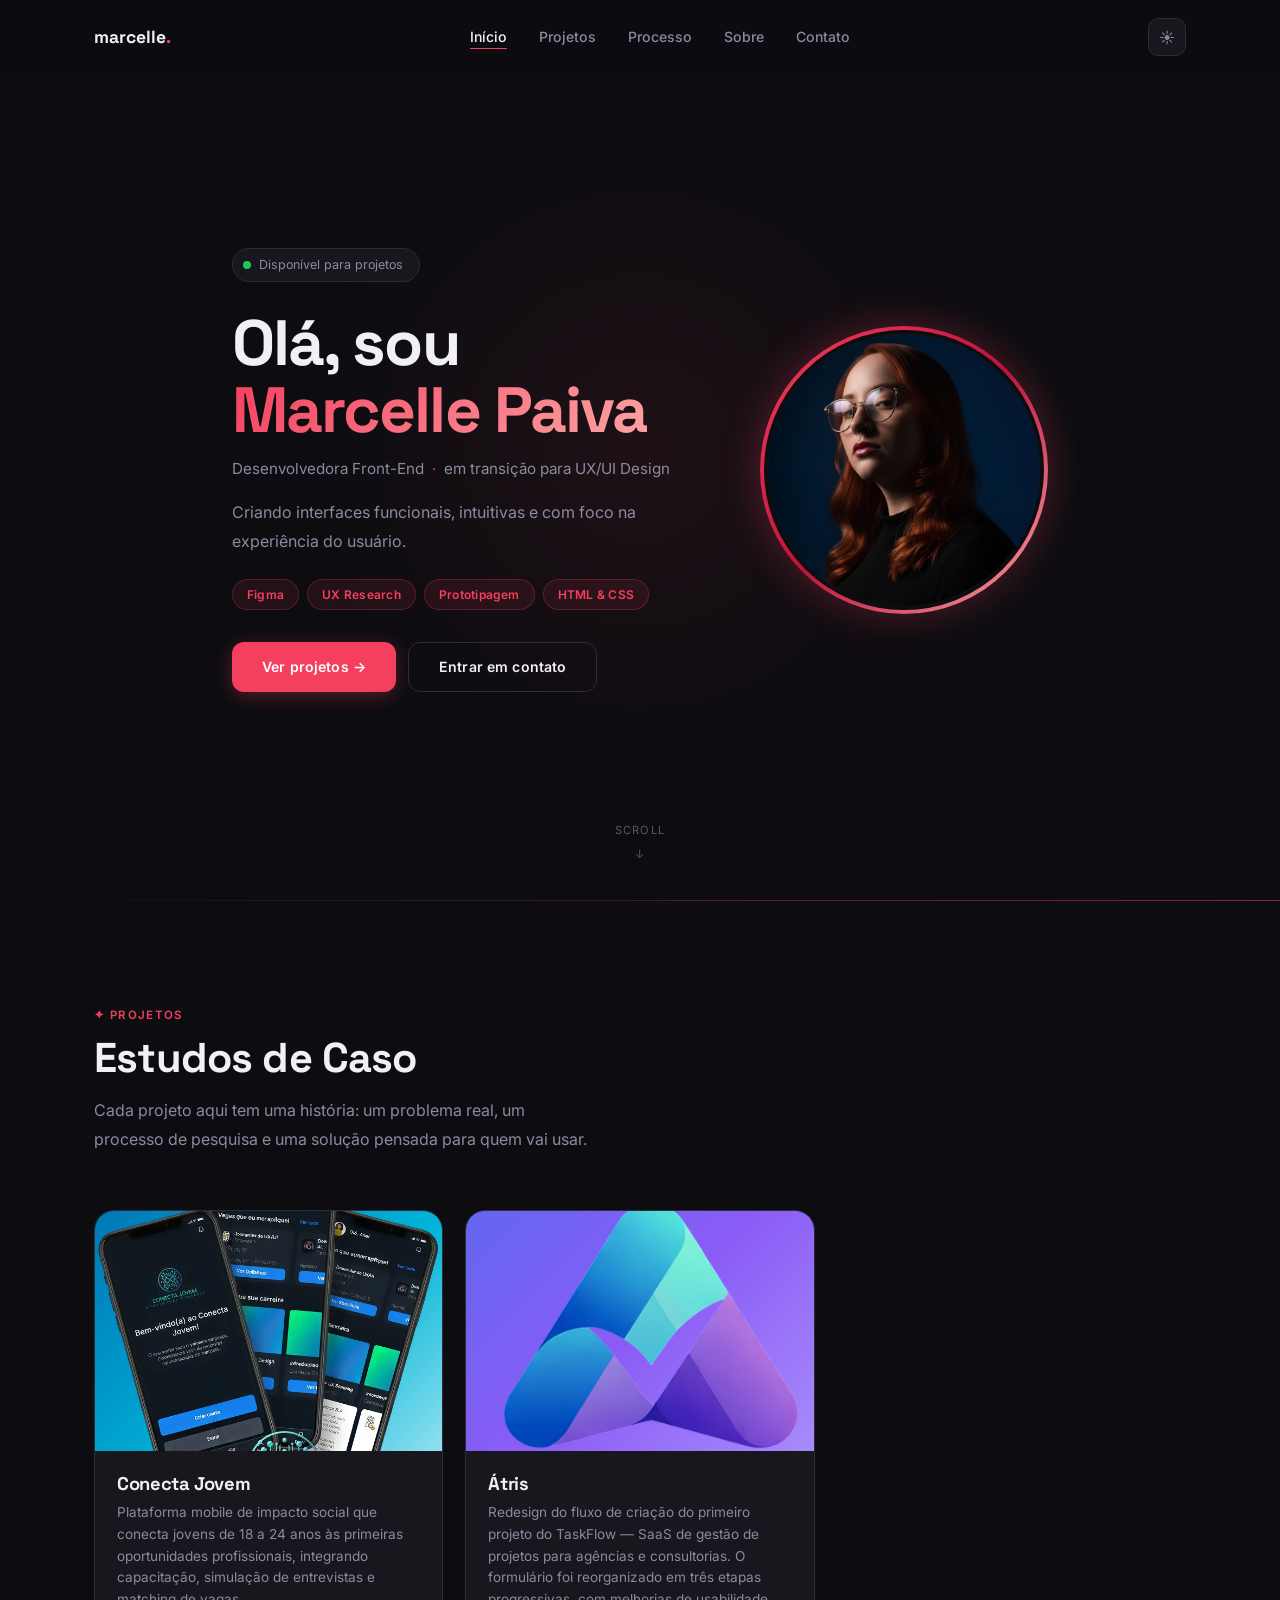
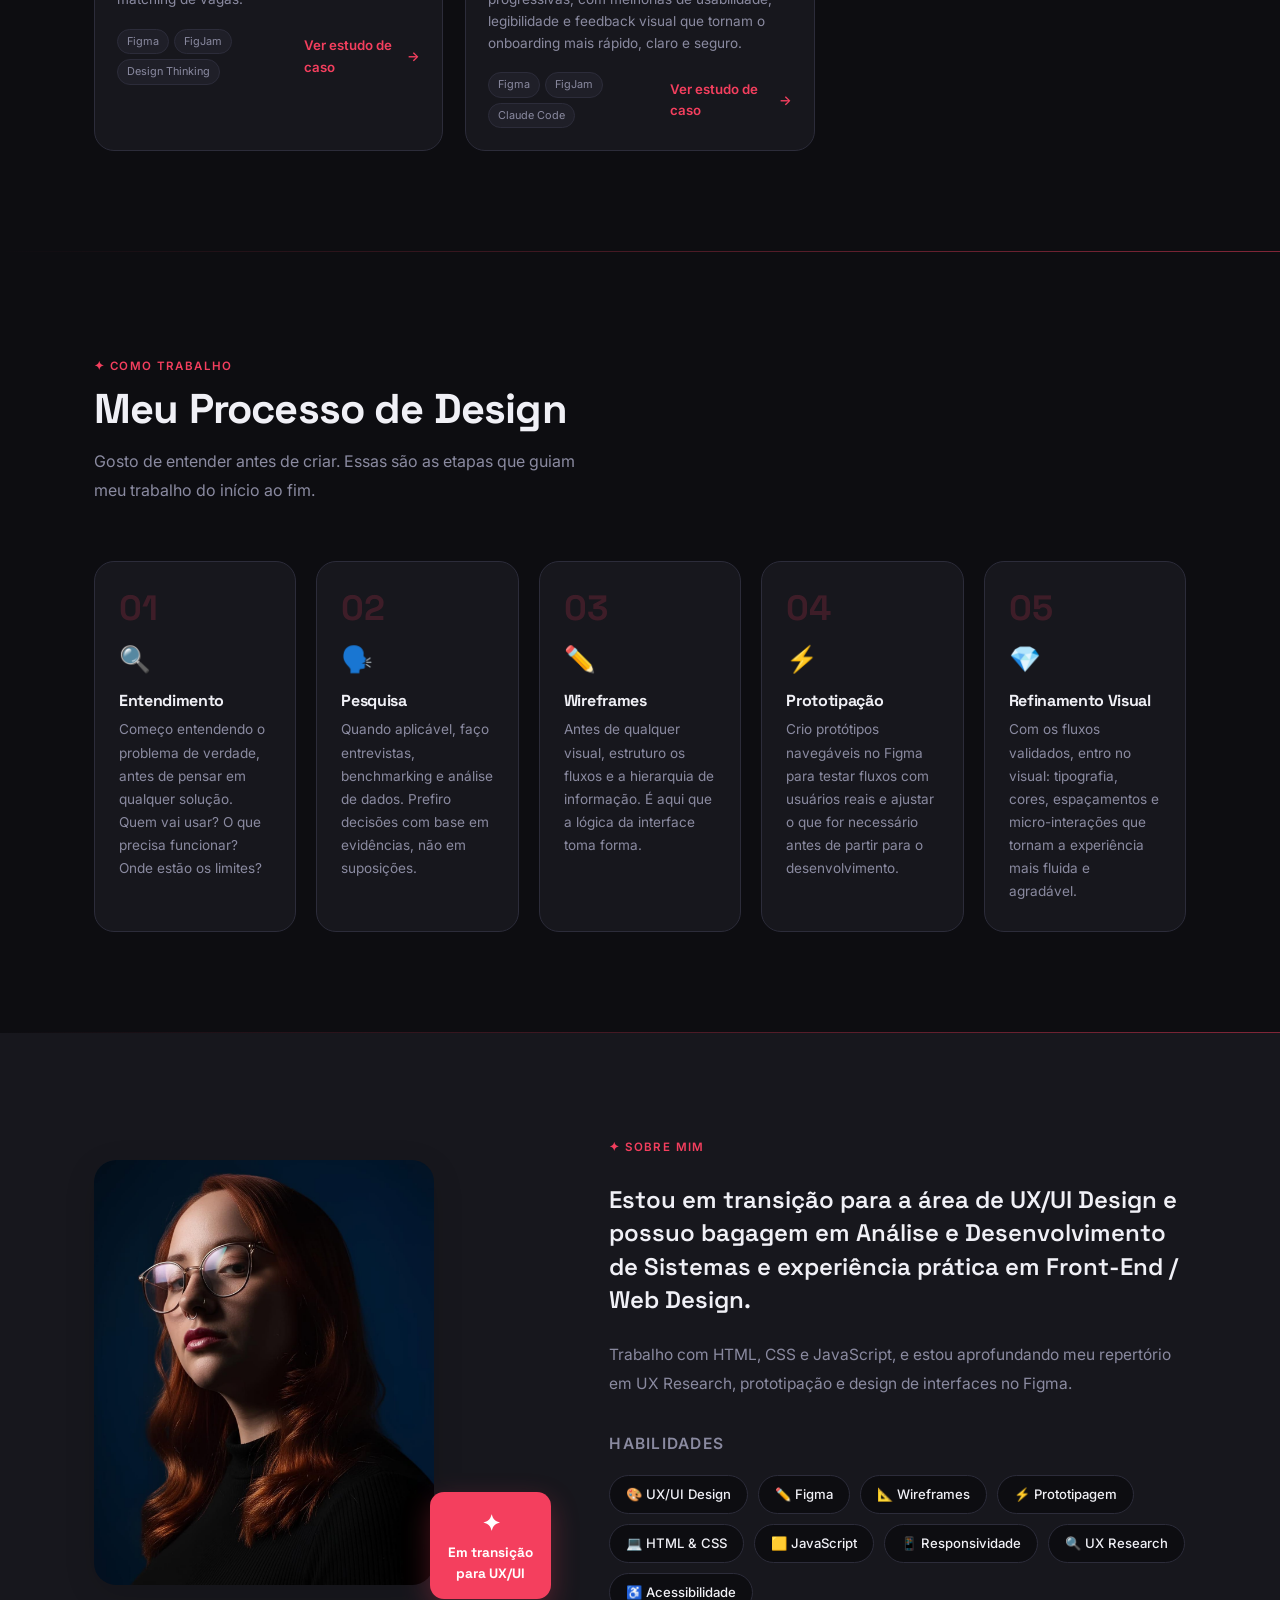
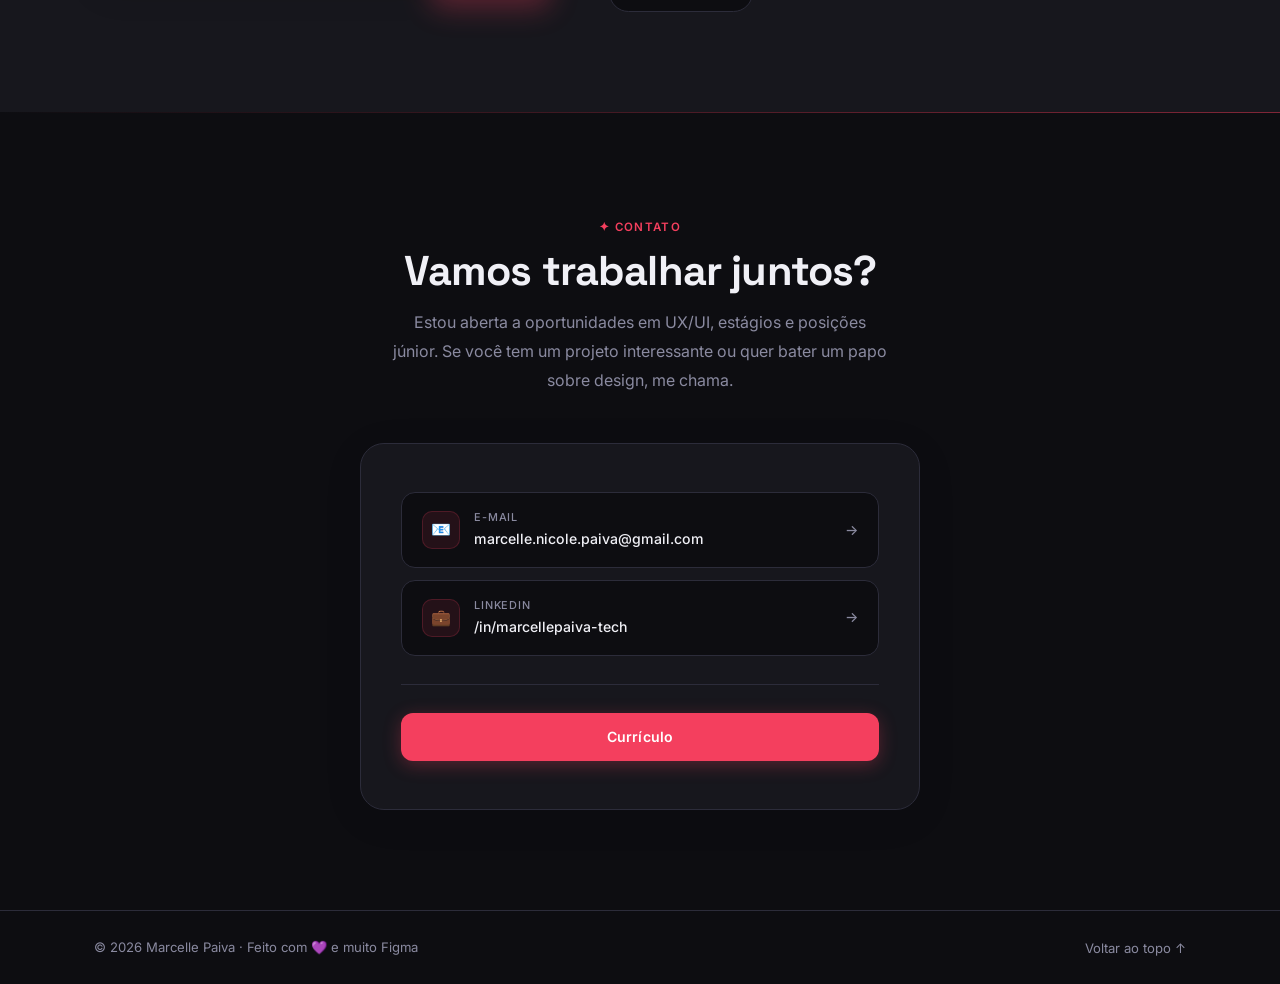
<file: index.html>
<!DOCTYPE html>
<html lang="pt-BR" data-theme="dark">
<head>
  <meta charset="UTF-8" />
  <meta name="viewport" content="width=device-width, initial-scale=1.0" />
  <title>Marcelle Paiva — UX/UI Designer</title>
  <meta name="description" content="Portfólio de Marcelle Paiva, desenvolvedora front-end em transição para UX/UI Design. Criando experiências digitais modernas e intuitivas." />
  <link rel="stylesheet" href="style.css" />
</head>
<body>

<!-- ======= HEADER ======= -->
<header id="header">
  <div class="container">
    <div class="nav-inner">
      <a href="#inicio" class="nav-logo">marcelle<span>.</span></a>
      <ul class="nav-links">
        <li><a href="#inicio">Início</a></li>
        <li><a href="#projetos">Projetos</a></li>
        <li><a href="#processo">Processo</a></li>
        <li><a href="#sobre">Sobre</a></li>
        <li><a href="#contato">Contato</a></li>
      </ul>
      <div class="nav-right">
        <button class="theme-toggle" id="theme-toggle" aria-label="Alternar tema">
          <span id="theme-icon">☀️</span>
        </button>
        <button class="nav-hamburger" id="nav-hamburger" aria-label="Menu">☰</button>
      </div>
    </div>
    <nav class="nav-mobile" id="nav-mobile" aria-label="Menu mobile">
      <a href="#inicio">Início</a>
      <a href="#projetos">Projetos</a>
      <a href="#processo">Processo</a>
      <a href="#sobre">Sobre</a>
      <a href="#contato">Contato</a>
    </nav>
  </div>
</header>

<!-- ======= HERO ======= -->
<section id="inicio">
  <div class="hero-glow"></div>
  <div class="container">
    <div class="hero-layout">

      <!-- Texto -->
      <div class="hero-content">
        <div class="hero-badge fade-in">
          <span class="hero-dot"></span> Disponível para projetos
        </div>
        <h1 class="hero-title fade-in d1">
          Olá, sou<br/><span class="hi">Marcelle Paiva</span>
        </h1>
        <p class="hero-role fade-in d2">Desenvolvedora Front-End <span class="role-sep">·</span> em transição para UX/UI Design</p>
        <p class="hero-desc fade-in d3">
          Criando interfaces funcionais, intuitivas e com foco na experiência do usuário.
        </p>
        <div class="hero-tags fade-in d3">
          <span class="hero-tag">Figma</span>
          <span class="hero-tag">UX Research</span>
          <span class="hero-tag">Prototipagem</span>
          <span class="hero-tag">HTML &amp; CSS</span>
        </div>
        <div class="hero-actions fade-in d4">
          <a href="#projetos" class="btn btn-primary">Ver projetos →</a>
          <a href="#contato" class="btn btn-outline">Entrar em contato</a>
        </div>
      </div>

      <!-- Foto -->
      <div class="hero-photo-wrap fade-in d2">
        <div class="hero-photo-ring">
          <div class="hero-photo">
            <img
              src="./assets/profile.jpg"
              alt="Foto de Marcelle Paiva"
              onerror="this.style.display='none';document.getElementById('photo-fallback').style.display='flex'"
            />
            <div id="photo-fallback" class="photo-fallback" style="display:none">MP</div>
          </div>
        </div>
      </div>

    </div>
  </div>
  <div class="hero-scroll" aria-hidden="true">
    <span>scroll</span> <span>↓</span>
  </div>
</section>

<div class="divider"></div>

<!-- ======= PROJECTS ======= -->
<section id="projetos">
  <div class="container">
    <div class="projects-header">
      <div>
        <span class="section-tag fade-in">✦ Projetos</span>
        <h2 class="section-title fade-in d1">Estudos de Caso</h2>
        <p class="section-desc fade-in d2">Cada projeto aqui tem uma história: um problema real, um processo de pesquisa e uma solução pensada para quem vai usar.</p>
      </div>
    </div>
    <!-- Estado vazio - remova quando adicionar projetos -->
    <div class="projects-empty fade-in" id="projects-empty">
      <div class="empty-icon">🎨</div>
      <p class="empty-title">Estou finalizando meus primeiros estudos de caso em UX/UI.<br/>Cada um deles passa por pesquisa, prototipação e testes antes de chegar aqui.</p>
      <p class="empty-sub">Volta em breve para conferir!</p>
    </div>
    <!-- Grid de projetos - descomente e popule quando tiver projetos -->
    <div class="projects-grid" id="projects-grid" style="display:none">
      <!-- Projetos serão adicionados aqui -->
    </div>
  </div>
</section>

<div class="divider"></div>

<!-- ======= PROCESSO ======= -->
<section id="processo">
  <div class="container">
    <div class="processo-header">
      <span class="section-tag fade-in">✦ Como trabalho</span>
      <h2 class="section-title fade-in d1">Meu Processo de Design</h2>
      <p class="section-desc fade-in d2">Gosto de entender antes de criar. Essas são as etapas que guiam meu trabalho do início ao fim.</p>
    </div>
    <div class="processo-grid">

      <div class="processo-card fade-in">
        <div class="processo-num">01</div>
        <div class="processo-icon">🔍</div>
        <h3 class="processo-title">Entendimento</h3>
        <p class="processo-desc">Começo entendendo o problema de verdade, antes de pensar em qualquer solução. Quem vai usar? O que precisa funcionar? Onde estão os limites?</p>
      </div>

      <div class="processo-card fade-in d1">
        <div class="processo-num">02</div>
        <div class="processo-icon">🗣️</div>
        <h3 class="processo-title">Pesquisa</h3>
        <p class="processo-desc">Quando aplicável, faço entrevistas, benchmarking e análise de dados. Prefiro decisões com base em evidências, não em suposições.</p>
      </div>

      <div class="processo-card fade-in d2">
        <div class="processo-num">03</div>
        <div class="processo-icon">✏️</div>
        <h3 class="processo-title">Wireframes</h3>
        <p class="processo-desc">Antes de qualquer visual, estruturo os fluxos e a hierarquia de informação. É aqui que a lógica da interface toma forma.</p>
      </div>

      <div class="processo-card fade-in d3">
        <div class="processo-num">04</div>
        <div class="processo-icon">⚡</div>
        <h3 class="processo-title">Prototipação</h3>
        <p class="processo-desc">Crio protótipos navegáveis no Figma para testar fluxos com usuários reais e ajustar o que for necessário antes de partir para o desenvolvimento.</p>
      </div>

      <div class="processo-card fade-in d4">
        <div class="processo-num">05</div>
        <div class="processo-icon">💎</div>
        <h3 class="processo-title">Refinamento Visual</h3>
        <p class="processo-desc">Com os fluxos validados, entro no visual: tipografia, cores, espaçamentos e micro-interações que tornam a experiência mais fluida e agradável.</p>
      </div>

    </div>
  </div>
</section>

<div class="divider"></div>

<!-- ======= ABOUT ======= -->
<section id="sobre">
  <div class="container">
    <div class="about-grid">

      <!-- Image Side -->
      <div class="about-img-wrap fade-in">
        <div class="about-avatar">
          <img src="./assets/profile.jpg" alt="Marcelle Paiva"
            onerror="this.style.display='none';this.nextElementSibling.style.display='flex'"/>
          <div class="about-avatar-fallback" style="display:none">MP</div>
        </div>
        <div class="about-badge">
          <big>✦</big> Em transição<br/>para UX/UI
        </div>
      </div>

      <!-- Text Side -->
      <div class="about-text">
        <span class="section-tag fade-in">✦ Sobre mim</span>
        <p class="fade-in d1" style="font-size: 1.5rem; font-family: var(--font-head); font-weight: 600; line-height: 1.4; color: var(--text); margin-bottom: 24px; margin-top: 16px;">
          Estou em transição para a área de UX/UI Design e possuo bagagem em Análise e Desenvolvimento de Sistemas e experiência prática em Front-End / Web Design.
        </p>

        <p class="fade-in d3">
          Trabalho com HTML, CSS e JavaScript, e estou aprofundando meu repertório em UX Research,
          prototipação e design de interfaces no Figma.
        </p>

        <div class="about-skills fade-in d4">
          <p class="skills-title">Habilidades</p>
          <div class="skill-chips">
            <span class="chip">🎨 UX/UI Design</span>
            <span class="chip">✏️ Figma</span>
            <span class="chip">📐 Wireframes</span>
            <span class="chip">⚡ Prototipagem</span>
            <span class="chip">💻 HTML &amp; CSS</span>
            <span class="chip">🟨 JavaScript</span>
            <span class="chip">📱 Responsividade</span>
            <span class="chip">🔍 UX Research</span>
            <span class="chip">♿ Acessibilidade</span>
          </div>
        </div>
      </div>

    </div>
  </div>
</section>

<div class="divider"></div>

<!-- ======= CONTACT ======= -->
<section id="contato">
  <div class="container">
    <div class="contact-wrap">
      <span class="section-tag fade-in">✦ Contato</span>
      <h2 class="section-title fade-in d1">Vamos trabalhar juntos?</h2>
      <p class="section-desc fade-in d2" style="margin:0 auto">
        Estou aberta a oportunidades em UX/UI, estágios e posições júnior.
        Se você tem um projeto interessante ou quer bater um papo sobre design, me chama.
      </p>
      <div class="contact-card fade-in d3">
        <div class="contact-links">
          <a href="mailto:marcelle.nicole.paiva@gmail.com" class="contact-link" id="link-email">
            <span class="c-icon">📧</span>
            <span class="c-value">
              <span class="c-label">E-mail</span>
              marcelle.nicole.paiva@gmail.com
            </span>
            <span class="c-arrow">→</span>
          </a>
          <a href="https://www.linkedin.com/in/marcellepaiva-tech/" target="_blank" rel="noopener" class="contact-link" id="link-linkedin">
            <span class="c-icon">💼</span>
            <span class="c-value">
              <span class="c-label">LinkedIn</span>
              /in/marcellepaiva-tech
            </span>
            <span class="c-arrow">→</span>
          </a>
        </div>
        <div class="contact-sep"></div>
        <a href="https://drive.google.com/file/d/14peGvvk6qZSNXQpeUS3GgyIG0VLyzaU-/view?usp=sharing" target="_blank" rel="noopener" class="btn btn-primary" id="btn-curriculo" style="width:100%;justify-content:center">
          Currículo
        </a>
      </div>
    </div>
  </div>
</section>

<!-- ======= FOOTER ======= -->
<footer>
  <div class="container">
    <div class="footer-inner">
      <span class="footer-text">© 2026 Marcelle Paiva · Feito com 💜 e muito Figma</span>
      <button class="back-top" id="back-top">Voltar ao topo ↑</button>
    </div>
  </div>
</footer>

<!-- ======= MODAL ======= -->
<div class="modal-overlay" id="modal-overlay" role="dialog" aria-modal="true" aria-label="Detalhes do projeto">
  <div class="modal" id="modal-content"></div>
</div>

<script src="script.js"></script>
</body>
</html>
</file>
<file: style.css>
/* =============================================
   PORTFOLIO UX/UI — style.css
   ============================================= */
@import url('https://fonts.googleapis.com/css2?family=Inter:wght@300;400;500;600&family=Space+Grotesk:wght@500;600;700&display=swap');

/* === TOKENS === */
:root {
  --accent: #F43F5E;
  --accent-h: #FB7185;
  --font-body: 'Inter', sans-serif;
  --font-head: 'Space Grotesk', sans-serif;
  --ease: 0.3s ease;
}
[data-theme="dark"] {
  --bg: #0D0D11; --surface: #17171D; --surface2: #1F1F28;
  --border: #2C2C3A; --text: #F0F0F6; --muted: #8A8AA0; --subtle: #56566E;
}
[data-theme="light"] {
  --bg: #F7F7FA; --surface: #FFFFFF; --surface2: #EDEDF3;
  --border: #E0E0EC; --text: #111118; --muted: #5C5C74; --subtle: #9898B0;
}

/* === RESET === */
*,*::before,*::after { margin:0; padding:0; box-sizing:border-box; }
html { scroll-behavior:smooth; }
body { font-family:var(--font-body); background:var(--bg); color:var(--text); line-height:1.6; overflow-x:hidden; transition:background var(--ease),color var(--ease); }
img { max-width:100%; display:block; }
a { color:inherit; text-decoration:none; }
button { cursor:pointer; border:none; background:none; font-family:inherit; }
h1,h2,h3,h4 { font-family:var(--font-head); letter-spacing:-0.02em; line-height:1.15; }

/* === UTILITIES === */
.container { max-width:1140px; margin:0 auto; padding:0 24px; }
.section-tag { font-size:.72rem; font-weight:600; letter-spacing:.12em; text-transform:uppercase; color:var(--accent); display:block; margin-bottom:10px; }
.section-title { font-size:clamp(1.8rem,3.5vw,2.6rem); font-weight:700; margin-bottom:14px; }
.section-desc { color:var(--muted); font-size:1rem; line-height:1.8; max-width:500px; }

.btn { display:inline-flex; align-items:center; gap:8px; padding:13px 30px; border-radius:12px; font-size:.88rem; font-weight:600; transition:all var(--ease); font-family:var(--font-body); border:none; cursor:pointer; letter-spacing:.01em; }
.btn-primary { background:var(--accent); color:#fff; box-shadow:0 4px 18px rgba(244,63,94,.3); }
.btn-primary:hover { background:var(--accent-h); transform:translateY(-3px); box-shadow:0 10px 30px rgba(244,63,94,.45); }
.btn-primary:active { transform:translateY(-1px); box-shadow:0 4px 12px rgba(244,63,94,.3); }
.btn-outline { background:transparent; color:var(--text); border:1.5px solid var(--border); }
.btn-outline:hover { border-color:var(--accent); color:var(--accent); transform:translateY(-3px); background:rgba(244,63,94,.05); }
.btn-outline:active { transform:translateY(-1px); }

/* === HEADER === */
header { position:fixed; top:0; left:0; right:0; z-index:100; padding:18px 0; background:rgba(13,13,17,.75); backdrop-filter:blur(16px); border-bottom:1px solid transparent; transition:all var(--ease); }
[data-theme="light"] header { background:rgba(247,247,250,.85); }
header.scrolled { border-bottom-color:var(--border); padding:13px 0; }
.nav-inner { display:flex; align-items:center; justify-content:space-between; }
.nav-logo { font-family:var(--font-head); font-size:1.1rem; font-weight:700; }
.nav-logo span { color:var(--accent); }
.nav-links { list-style:none; display:flex; gap:32px; }
.nav-links a { font-size:.88rem; color:var(--muted); font-weight:500; position:relative; transition:color var(--ease); }
.nav-links a::after { content:''; position:absolute; bottom:-4px; left:0; right:0; height:1.5px; background:var(--accent); transform:scaleX(0); transition:transform .25s ease; }
.nav-links a:hover,.nav-links a.active { color:var(--text); }
.nav-links a:hover::after,.nav-links a.active::after { transform:scaleX(1); }
.nav-right { display:flex; align-items:center; gap:10px; }
.theme-toggle { width:38px; height:38px; border-radius:10px; background:var(--surface); border:1.5px solid var(--border); color:var(--muted); display:flex; align-items:center; justify-content:center; font-size:.95rem; transition:all var(--ease); }
.theme-toggle:hover { border-color:var(--accent); color:var(--accent); transform:rotate(20deg); }
.nav-hamburger { display:none; width:38px; height:38px; border-radius:10px; background:var(--surface); border:1.5px solid var(--border); color:var(--text); align-items:center; justify-content:center; font-size:1rem; }
.nav-mobile { display:none; flex-direction:column; gap:4px; padding:12px 24px 18px; border-top:1px solid var(--border); margin-top:12px; }
.nav-mobile.open { display:flex; }
.nav-mobile a { padding:10px 14px; border-radius:8px; color:var(--muted); font-size:.88rem; font-weight:500; transition:all var(--ease); }
.nav-mobile a:hover { background:var(--surface); color:var(--text); }

/* === HERO === */
#inicio { min-height:100vh; display:flex; align-items:center; padding:120px 0 80px; position:relative; overflow:hidden; }
.hero-glow { position:absolute; width:700px; height:700px; border-radius:50%; background:radial-gradient(circle,rgba(244,63,94,.07) 0%,transparent 70%); top:50%; left:50%; transform:translate(-50%,-50%); pointer-events:none; }

/* Hero two-column layout */
.hero-layout { display:flex; align-items:center; justify-content:space-between; gap:48px; }
.hero-content { flex:1; }

/* Circular profile photo in hero */
.hero-photo-wrap { flex-shrink:0; display:flex; align-items:center; justify-content:center; }
.hero-photo-ring {
  padding:4px;
  border-radius:50%;
  background:linear-gradient(135deg, var(--accent), #BE123C, #FCA5A5);
  box-shadow:0 0 40px rgba(244,63,94,.3);
  animation:ring-pulse 3s ease-in-out infinite;
}
@keyframes ring-pulse {
  0%,100%{box-shadow:0 0 30px rgba(244,63,94,.25)}
  50%{box-shadow:0 0 55px rgba(244,63,94,.45)}
}
.hero-photo {
  width:280px; height:280px;
  border-radius:50%;
  overflow:hidden;
  background:var(--surface2);
  border:4px solid var(--bg);
  display:flex; align-items:center; justify-content:center;
}
.hero-photo img { width:100%; height:100%; object-fit:cover; object-position:center top; display:block; }
.photo-fallback {
  width:100%; height:100%;
  background:linear-gradient(135deg,var(--accent),#BE123C);
  display:flex; align-items:center; justify-content:center;
  font-family:var(--font-head); font-size:3rem; font-weight:700; color:#fff;
}

.hero-badge { display:inline-flex; align-items:center; gap:8px; background:var(--surface); border:1.5px solid var(--border); border-radius:50px; padding:6px 16px 6px 10px; font-size:.78rem; color:var(--muted); margin-bottom:28px; }
.hero-dot { width:8px; height:8px; border-radius:50%; background:#22C55E; flex-shrink:0; animation:pulse-g 2s infinite; }
@keyframes pulse-g { 0%,100%{box-shadow:0 0 0 0 rgba(34,197,94,.4)}50%{box-shadow:0 0 0 6px rgba(34,197,94,0)} }
.hero-title { font-size:clamp(2.4rem,5vw,4.4rem); font-weight:700; line-height:1.06; margin-bottom:12px; letter-spacing:-0.03em; }
.hero-title .hi { color:var(--accent); background:linear-gradient(135deg,var(--accent),#FCA5A5); -webkit-background-clip:text; -webkit-text-fill-color:transparent; background-clip:text; }
.hero-role { font-size:.95rem; color:var(--muted); margin-bottom:16px; display:flex; align-items:center; gap:8px; flex-wrap:wrap; }
.role-sep { color:var(--accent); }
.hero-desc { color:var(--muted); font-size:1rem; line-height:1.85; max-width:480px; margin-bottom:22px; }
/* Hero skill tags */
.hero-tags { display:flex; gap:8px; flex-wrap:wrap; margin-bottom:32px; }
.hero-tag { background:rgba(244,63,94,.1); border:1px solid rgba(244,63,94,.25); color:var(--accent); font-size:.75rem; font-weight:600; padding:5px 14px; border-radius:50px; letter-spacing:.02em; transition:all var(--ease); }
.hero-tag:hover { background:rgba(244,63,94,.2); transform:translateY(-1px); }
.hero-actions { display:flex; gap:12px; flex-wrap:wrap; }
.hero-scroll { position:absolute; bottom:36px; left:50%; transform:translateX(-50%); display:flex; flex-direction:column; align-items:center; gap:6px; color:var(--subtle); font-size:.7rem; letter-spacing:.1em; text-transform:uppercase; animation:bob 2s infinite; }
@keyframes bob { 0%,100%{transform:translateX(-50%) translateY(0)}50%{transform:translateX(-50%) translateY(8px)} }

/* === PROJECTS === */
#projetos { padding:100px 0; }
.projects-header { display:flex; align-items:flex-end; justify-content:space-between; flex-wrap:wrap; gap:20px; margin-bottom:56px; }
.projects-grid { display:grid; grid-template-columns:repeat(auto-fill,minmax(320px,1fr)); gap:22px; }

/* Empty state */
.projects-empty { text-align:center; padding:80px 32px; background:var(--surface); border:2px dashed rgba(244,63,94,.25); border-radius:24px; transition:border-color var(--ease); }
.projects-empty:hover { border-color:rgba(244,63,94,.5); }
.empty-icon { font-size:3.5rem; margin-bottom:24px; display:block; animation:float-icon 3s ease-in-out infinite; }
@keyframes float-icon { 0%,100%{transform:translateY(0)}50%{transform:translateY(-8px)} }
.empty-title { font-family:var(--font-head); font-size:1.05rem; font-weight:600; color:var(--text); margin-bottom:10px; line-height:1.5; }
.empty-sub { color:var(--muted); font-size:.88rem; }

.project-card { background:var(--surface); border:1.5px solid var(--border); border-radius:20px; overflow:hidden; cursor:pointer; transition:transform .3s ease,border-color .3s,box-shadow .3s; }
.project-card:hover { transform:translateY(-6px); border-color:var(--accent); box-shadow:0 20px 50px rgba(0,0,0,.25); }

/* === CARD SLIDER (telas do projeto) === */
.card-cover {
  height:240px;
  display:flex;
  align-items:center;
  justify-content:center;
  position:relative;
  overflow:hidden;
  background:#0a0a0f;
}
.card-slider {
  position:relative;
  width:100%;
  height:100%;
  overflow:hidden;
}
.card-slides-track {
  display:flex;
  height:100%;
  transition: transform .55s cubic-bezier(.4,0,.2,1);
}
.card-slide {
  flex:0 0 100%;
  height:100%;
  display:flex;
  align-items:center;
  justify-content:center;
  background:#0a0a0f;
}
.card-slide img {
  width:100%;
  height:100%;
  object-fit:contain;
  object-position:center;
  display:block;
  transition: transform .5s ease;
}
.project-card:hover .card-slide img { transform:scale(1.04); }
/* Gradient overlay bottom */
.card-slider::after {
  content:'';
  position:absolute;
  inset:0;
  background:linear-gradient(to bottom,transparent 55%,rgba(0,0,0,.45) 100%);
  pointer-events:none;
  z-index:1;
}
/* Navigation dots */
.card-slider-dots {
  position:absolute;
  bottom:12px;
  left:50%;
  transform:translateX(-50%);
  display:flex;
  gap:5px;
  z-index:3;
}
.cs-dot {
  width:5px;
  height:5px;
  border-radius:50%;
  background:rgba(255,255,255,.4);
  transition:all .25s ease;
  cursor:pointer;
}
.cs-dot.active {
  width:18px;
  border-radius:3px;
  background:#fff;
}
/* Prev/Next mini buttons */
.card-slider-btn {
  position:absolute;
  top:50%;
  transform:translateY(-50%);
  z-index:3;
  width:28px;
  height:28px;
  border-radius:50%;
  background:rgba(0,0,0,.55);
  backdrop-filter:blur(6px);
  color:#fff;
  border:1px solid rgba(255,255,255,.15);
  display:flex;
  align-items:center;
  justify-content:center;
  font-size:.85rem;
  opacity:0;
  cursor:pointer;
  transition:opacity .2s ease, background .2s ease;
}
.card-slider-btn.cs-prev { left:10px; }
.card-slider-btn.cs-next { right:10px; }
.project-card:hover .card-slider-btn { opacity:1; }
.card-slider-btn:hover { background:rgba(0,0,0,.8); }
/* Category pill */
.card-cat { position:absolute; top:14px; left:14px; z-index:4; background:rgba(0,0,0,.55); backdrop-filter:blur(8px); color:#fff; font-size:.68rem; font-weight:600; letter-spacing:.08em; text-transform:uppercase; padding:4px 12px; border-radius:50px; }

/* Fallback emoji */
.card-cover-emoji { font-size:4rem; z-index:1; }

.card-body { padding:22px; }
.card-title { font-size:1.15rem; font-weight:700; margin-bottom:8px; }
.card-desc { color:var(--muted); font-size:.85rem; line-height:1.6; margin-bottom:18px; }
.card-footer { display:flex; align-items:center; justify-content:space-between; }
.card-tools { display:flex; gap:5px; flex-wrap:wrap; }
.tool-tag { background:var(--surface2); border:1px solid var(--border); color:var(--muted); font-size:.68rem; padding:3px 9px; border-radius:50px; }
.card-btn { color:var(--accent); font-size:.83rem; font-weight:600; display:flex; align-items:center; gap:4px; transition:gap .2s; background:none; border:none; cursor:pointer; font-family:var(--font-body); }
.card-btn:hover { gap:8px; }

/* === MODAL === */
.modal-overlay { position:fixed; inset:0; z-index:200; background:rgba(0,0,0,.7); backdrop-filter:blur(8px); display:flex; align-items:flex-start; justify-content:center; padding:40px 24px; opacity:0; visibility:hidden; transition:all .3s; overflow-y:auto; }
.modal-overlay.open { opacity:1; visibility:visible; }
.modal { background:var(--bg); border:1.5px solid var(--border); border-radius:24px; width:100%; max-width:840px; transform:translateY(20px); transition:transform .3s; overflow:hidden; }
.modal-overlay.open .modal { transform:translateY(0); }
.modal-head { padding:28px 34px 0; display:flex; align-items:flex-start; justify-content:space-between; gap:16px; }
.modal-close { width:34px; height:34px; border-radius:10px; background:var(--surface); border:1.5px solid var(--border); color:var(--muted); display:flex; align-items:center; justify-content:center; cursor:pointer; flex-shrink:0; transition:all var(--ease); }
.modal-close:hover { border-color:var(--accent); color:var(--accent); }
.modal-cat { font-size:.7rem; font-weight:600; letter-spacing:.1em; text-transform:uppercase; color:var(--accent); margin-bottom:6px; }
.modal-title { font-size:clamp(1.4rem,3vw,2rem); font-weight:700; margin-bottom:6px; }
.modal-tagline { color:var(--muted); font-size:.92rem; }
.modal-gallery {
  margin: 24px auto;
  width: fit-content;
  max-width: 360px;
  min-width: 220px;
  border-radius: 28px;
  overflow: hidden;
  background: #0a0a0f;
  aspect-ratio: 9/19;
  max-height: 68vh;
  position: relative;
  border: 2px solid rgba(255,255,255,.08);
  box-shadow: 0 0 0 8px rgba(0,0,0,.35), 0 24px 60px rgba(0,0,0,.5);
}
.g-slide { display:none; width:100%; height:100%; align-items:center; justify-content:center; }
.g-slide.active { display:flex; }
.g-slide img { width:100%; height:100%; object-fit:contain; object-position:center; }
.g-placeholder { display:flex; flex-direction:column; align-items:center; justify-content:center; gap:10px; color:var(--muted); font-size:3rem; width:100%; height:100%; }
.g-placeholder p { font-size:.82rem; font-family:var(--font-body); }

/* Modal gallery wrapper — contém botões laterais + phone mockup */
.modal-gallery-wrap {
  display: flex;
  align-items: center;
  justify-content: center;
  gap: 16px;
  padding: 16px 20px 8px;
  position: relative;
}
.g-nav { display:flex; gap:6px; justify-content:center; margin-bottom:16px; }
.g-dot { width:6px; height:6px; border-radius:50%; background:rgba(255,255,255,.35); cursor:pointer; transition:all .2s; }
.g-dot.active { width:20px; border-radius:3px; background:var(--accent); }
.g-btn {
  flex-shrink: 0;
  width:40px; height:40px;
  border-radius:50%;
  background:var(--surface2);
  border: 1.5px solid var(--border);
  color:var(--text);
  display:flex; align-items:center; justify-content:center;
  cursor:pointer;
  font-size:1.25rem;
  transition:background .2s, border-color .2s, color .2s;
  position: static;
  transform: none;
}
.g-btn:hover { background:var(--accent); border-color:var(--accent); color:#fff; }
.g-prev {} .g-next {}
.modal-body { padding:0 34px 34px; }
.modal-grid { display:grid; grid-template-columns:1fr 1fr; gap:16px; }
.m-section { background:var(--surface); border:1.5px solid var(--border); border-radius:14px; padding:20px; }
.m-section.full { grid-column:1/-1; }
.m-label { font-size:.68rem; font-weight:600; letter-spacing:.1em; text-transform:uppercase; color:var(--accent); margin-bottom:8px; }
.m-text { color:var(--muted); font-size:.88rem; line-height:1.7; }
.m-tools { display:flex; gap:8px; flex-wrap:wrap; }
.m-tool { background:var(--surface2); border:1.5px solid var(--border); border-radius:8px; padding:5px 14px; font-size:.8rem; font-weight:500; }
.m-metrics { display:flex; gap:12px; flex-wrap:wrap; }
.metric { flex:1; min-width:100px; background:rgba(244,63,94,.08); border:1.5px solid rgba(244,63,94,.2); border-radius:12px; padding:14px; text-align:center; }
.metric-num { font-family:var(--font-head); font-size:1.5rem; font-weight:700; color:var(--accent); display:block; }
.metric-label { font-size:.72rem; color:var(--muted); margin-top:4px; display:block; }

/* === PROCESSO === */
#processo { padding:100px 0; }
.processo-header { margin-bottom:56px; }
.processo-grid { display:grid; grid-template-columns:repeat(auto-fit,minmax(200px,1fr)); gap:20px; }
.processo-card {
  background:var(--surface);
  border:1.5px solid var(--border);
  border-radius:20px;
  padding:28px 24px;
  position:relative;
  overflow:hidden;
  transition:transform var(--ease),border-color var(--ease),box-shadow var(--ease);
}
.processo-card::before {
  content:'';
  position:absolute;
  top:0; left:0; right:0;
  height:2px;
  background:linear-gradient(90deg,var(--accent),#FCA5A5);
  transform:scaleX(0);
  transform-origin:left;
  transition:transform .4s ease;
}
.processo-card:hover { transform:translateY(-6px); border-color:rgba(244,63,94,.4); box-shadow:0 16px 40px rgba(0,0,0,.2); }
.processo-card:hover::before { transform:scaleX(1); }
.processo-num { font-family:var(--font-head); font-size:2.2rem; font-weight:700; color:rgba(244,63,94,.18); line-height:1; margin-bottom:14px; }
.processo-icon { font-size:1.6rem; margin-bottom:12px; display:block; }
.processo-title { font-size:1rem; font-weight:700; color:var(--text); margin-bottom:8px; }
.processo-desc { color:var(--muted); font-size:.85rem; line-height:1.7; }

/* === ABOUT === */
#sobre { padding:100px 0; background:var(--surface); }
.about-grid { display:grid; grid-template-columns:1fr 1.3fr; gap:72px; align-items:center; }
.about-img-wrap { position:relative; }
.about-avatar { width:100%; max-width:340px; aspect-ratio:4/5; border-radius:22px; overflow:hidden; background:linear-gradient(135deg,var(--surface2),var(--bg)); display:flex; align-items:center; justify-content:center; font-size:7rem; }
.about-avatar img { width:100%; height:100%; object-fit:cover; object-position:center top; display:block; }
.about-avatar-fallback { width:100%; height:100%; background:linear-gradient(135deg,var(--accent),#BE123C); display:flex; align-items:center; justify-content:center; font-family:var(--font-head); font-size:3rem; font-weight:700; color:#fff; }
.about-badge { position:absolute; bottom:-14px; right:-14px; background:var(--accent); color:#fff; border-radius:14px; padding:14px 18px; font-family:var(--font-head); font-size:.85rem; font-weight:700; box-shadow:0 10px 28px rgba(244,63,94,.3); text-align:center; }
.about-badge big { font-size:1.4rem; display:block; }
.about-text p { color:var(--muted); line-height:1.85; margin-bottom:16px; font-size:.97rem; }
.about-title .hi { color:var(--accent); }
/* Skill chips */
.skills-title { font-size:.8rem; font-weight:600; letter-spacing:.08em; text-transform:uppercase; color:var(--muted); margin:32px 0 14px; }
.skill-chips { display:flex; flex-wrap:wrap; gap:10px; }
.chip {
  background:var(--bg);
  border:1.5px solid var(--border);
  color:var(--text);
  font-size:.82rem;
  font-weight:500;
  padding:8px 16px;
  border-radius:50px;
  transition:all var(--ease);
  cursor:default;
}
.chip:hover { border-color:var(--accent); color:var(--accent); background:rgba(244,63,94,.06); transform:translateY(-2px); box-shadow:0 4px 14px rgba(244,63,94,.1); }

/* === CONTACT === */
/* c-arrow transition */
.c-arrow { transition:transform var(--ease); margin-left:auto; color:var(--muted); }
.contact-link:hover .c-arrow { transform:translateX(4px); color:var(--accent); }
#contato { padding:100px 0; text-align:center; }
.contact-wrap { max-width:560px; margin:0 auto; }
.contact-card { background:var(--surface); border:1.5px solid var(--border); border-radius:24px; padding:48px 40px; margin-top:48px; box-shadow:0 8px 40px rgba(0,0,0,.08); }
.contact-links { display:flex; flex-direction:column; gap:12px; margin-bottom:28px; }
.contact-link { display:flex; align-items:center; gap:14px; padding:16px 20px; background:var(--bg); border:1.5px solid var(--border); border-radius:14px; font-size:.88rem; font-weight:500; transition:all var(--ease); color:var(--text); }
.contact-link:hover { border-color:var(--accent); color:var(--accent); transform:translateY(-3px); box-shadow:0 6px 22px rgba(244,63,94,.14); }
.c-icon { width:38px; height:38px; border-radius:10px; background:rgba(244,63,94,.1); border:1.5px solid rgba(244,63,94,.2); display:flex; align-items:center; justify-content:center; font-size:1rem; flex-shrink:0; }
.c-label { display:block; font-size:.68rem; color:var(--muted); text-transform:uppercase; letter-spacing:.08em; margin-bottom:2px; }
.c-value { flex:1; text-align:left; }
.contact-sep { height:1px; background:var(--border); margin-bottom:28px; }

/* === FOOTER === */
footer { border-top:1px solid var(--border); padding:26px 0; }
.footer-inner { display:flex; align-items:center; justify-content:space-between; flex-wrap:wrap; gap:14px; }
.footer-text { color:var(--muted); font-size:.82rem; }
.back-top { font-size:.82rem; color:var(--muted); display:flex; align-items:center; gap:6px; transition:color var(--ease); background:none; border:none; font-family:var(--font-body); cursor:pointer; }
.back-top:hover { color:var(--accent); }

/* === ANIMATIONS === */
.fade-in { opacity:0; transform:translateY(22px); transition:opacity .7s ease,transform .7s ease; }
.fade-in.visible { opacity:1; transform:translateY(0); }
.d1{transition-delay:.1s}.d2{transition-delay:.2s}.d3{transition-delay:.3s}.d4{transition-delay:.4s}

/* =============================================
   MICROINTERAÇÕES & ANIMAÇÕES ADICIONAIS
   ============================================= */

/* --- 1. BOTÕES — Scale + Glow aprimorado --- */
.btn {
  position: relative;
  overflow: hidden;
}
/* Ripple effect nos botões */
.btn::before {
  content: '';
  position: absolute;
  inset: 0;
  background: rgba(255,255,255,0.08);
  opacity: 0;
  transform: scale(0.85);
  transition: opacity .3s ease, transform .35s ease;
  border-radius: inherit;
  pointer-events: none;
}
.btn:hover::before { opacity: 1; transform: scale(1); }
.btn:active { transform: scale(0.97) translateY(0) !important; }

/* Botão primário — lift suave sem pulsação irritante */
.btn-primary {
  transition: background .25s ease, transform .3s ease,
              box-shadow .3s ease, color var(--ease);
}
.btn-primary:hover {
  transform: translateY(-3px);
  box-shadow: 0 10px 32px rgba(244,63,94,.45);
}
.btn-primary:active { animation: none; }

/* Botão outline — lift suave */
.btn-outline {
  transition: border-color var(--ease), color var(--ease), background var(--ease),
              transform .3s ease, box-shadow var(--ease);
}
.btn-outline:hover {
  transform: translateY(-3px);
  box-shadow: 0 8px 20px rgba(244,63,94,.12);
}

/* --- 2. CARDS DE PROJETO — Elevação suave --- */
.project-card {
  transition: transform .35s ease,
              border-color .3s ease, box-shadow .35s ease;
}
.project-card:hover {
  transform: translateY(-8px);
  box-shadow: 0 20px 50px rgba(0,0,0,.25), 0 0 0 1px rgba(244,63,94,.2);
}

/* Seta do card se move ao hover */
.project-card:hover .card-btn { gap: 10px; }
.card-btn {
  transition: gap .25s ease, color .25s ease;
}
.card-btn span {
  display: inline-block;
  transition: transform .25s ease;
}
.project-card:hover .card-btn span { transform: translateX(3px); }

/* --- 3. LINKS DO MENU — Underline animado já existe, reforçando --- */
.nav-links a {
  transition: color .25s ease;
}
.nav-links a::after {
  transform-origin: left center;
  transition: transform .3s cubic-bezier(.25,.46,.45,.94);
}

/* Logo — leve pulse ao hover */
.nav-logo {
  transition: opacity .25s ease, transform .25s ease;
}
.nav-logo:hover { opacity: .85; transform: scale(1.04); }

/* Theme toggle — rotação suave no hover */
.theme-toggle {
  transition: border-color var(--ease), color var(--ease),
              transform .35s ease, background var(--ease);
}
.theme-toggle:hover { transform: rotate(15deg) scale(1.08); }

/* --- 4. FOTO DE PERFIL — Zoom + Brilho suave --- */
.hero-photo img {
  transition: transform .5s cubic-bezier(.25,.46,.45,.94), filter .5s ease;
  filter: brightness(1);
}
.hero-photo-wrap:hover .hero-photo img {
  transform: scale(1.07);
  filter: brightness(1.08) saturate(1.1);
}

/* Anel pulsante reforçado ao hover da foto */
.hero-photo-wrap:hover .hero-photo-ring {
  box-shadow: 0 0 60px rgba(244,63,94,.55), 0 0 24px rgba(244,63,94,.3);
  transition: box-shadow .4s ease;
}

/* Fallback (iniciais MP) também tem efeito */
.hero-photo-wrap:hover .photo-fallback {
  filter: brightness(1.12);
  transition: filter .4s ease;
}

/* --- 5. SCROLL INDICATOR — Bounce aprimorado --- */
.hero-scroll {
  animation: bob-smooth 2.2s cubic-bezier(.45,0,.55,1) infinite;
  transition: opacity .3s ease;
}
.hero-scroll:hover { opacity: .7; }

@keyframes bob-smooth {
  0%   { transform: translateX(-50%) translateY(0);   opacity: .9; }
  45%  { transform: translateX(-50%) translateY(9px);  opacity: 1; }
  55%  { transform: translateX(-50%) translateY(9px);  opacity: 1; }
  100% { transform: translateX(-50%) translateY(0);   opacity: .9; }
}

/* A seta do scroll também pisca */
.hero-scroll span:last-child {
  display: inline-block;
  animation: arrow-bounce .9s ease-in-out infinite alternate;
}
@keyframes arrow-bounce {
  from { transform: translateY(0); }
  to   { transform: translateY(4px); }
}

/* --- 6. PROCESSO CARDS — Hover com ícone flutuante --- */
.processo-card {
  transition: transform .35s ease,
              border-color .3s ease, box-shadow .35s ease;
}
.processo-card:hover { transform: translateY(-6px); }
.processo-icon {
  display: inline-block;
  transition: transform .3s ease;
}
.processo-card:hover .processo-icon { transform: scale(1.15) rotate(-4deg); }

/* --- 7. CONTACT LINKS — translateX já existe, adicionando ícone --- */
.c-icon {
  transition: transform .3s cubic-bezier(.34,1.56,.64,1),
              background var(--ease), border-color var(--ease);
}
.contact-link:hover .c-icon {
  transform: scale(1.15) rotate(-5deg);
  background: rgba(244,63,94,.2);
  border-color: rgba(244,63,94,.4);
}

/* --- 8. SKILL CHIPS & HERO TAGS — Hover suave sem bounce excessivo --- */
.chip, .hero-tag {
  transition: all .25s ease;
}
.chip:hover     { transform: translateY(-2px); }
.hero-tag:hover { transform: translateY(-2px); }

/* --- 9. ABOUT AVATAR — Efeito de elevação suave --- */
.about-avatar {
  transition: transform .4s ease, box-shadow .4s ease;
  box-shadow: 0 8px 32px rgba(0,0,0,.12);
}
.about-img-wrap:hover .about-avatar {
  transform: translateY(-5px);
  box-shadow: 0 18px 44px rgba(244,63,94,.15), 0 8px 24px rgba(0,0,0,.12);
}
.about-avatar img {
  transition: filter .4s ease;
}
.about-img-wrap:hover .about-avatar img { filter: brightness(1.04) saturate(1.06); }

/* About badge — animação de aparecimento contínua leve */
.about-badge {
  animation: badge-float 3.5s ease-in-out infinite;
}
@keyframes badge-float {
  0%,100% { transform: translateY(0); }
  50%     { transform: translateY(-5px); }
}

/* --- 10. SECTION TAG — Aparecimento com brilho --- */
.section-tag {
  position: relative;
  display: inline-block;
}
.section-tag::before {
  content: '';
  position: absolute;
  inset: -2px -6px;
  border-radius: 4px;
  background: rgba(244,63,94,.06);
  transform: scaleX(0);
  transform-origin: left;
  transition: transform .4s ease;
}
.fade-in.visible .section-tag::before { transform: scaleX(1); }

/* --- 11. DIVIDER — Brilho animado ao scroll --- */
.divider {
  height: 1px;
  background: linear-gradient(90deg,
    transparent 0%,
    rgba(244,63,94,.3) 30%,
    rgba(244,63,94,.5) 50%,
    rgba(244,63,94,.3) 70%,
    transparent 100%);
  background-size: 200% 100%;
  animation: divider-shimmer 4s linear infinite;
}
@keyframes divider-shimmer {
  0%   { background-position: 200% center; }
  100% { background-position: -200% center; }
}

/* --- 12. BACK TO TOP — Bounce no hover --- */
.back-top {
  transition: color var(--ease), transform .3s cubic-bezier(.34,1.56,.64,1);
}
.back-top:hover { transform: translateY(-3px); }

/* --- 13. MODAL — Entrada mais elegante --- */
.modal {
  transition: transform .35s cubic-bezier(.34,1.56,.64,1), opacity .3s ease;
}
.modal-overlay.open .modal { transform: translateY(0) scale(1); }
.modal { transform: translateY(30px) scale(0.97); }

/* --- 14. HERO — Glow do fundo animado --- */
.hero-glow {
  animation: glow-drift 8s ease-in-out infinite alternate;
}
@keyframes glow-drift {
  0%   { transform: translate(-50%,-50%) scale(1); opacity: .7; }
  50%  { transform: translate(-48%,-52%) scale(1.1); opacity: 1; }
  100% { transform: translate(-52%,-50%) scale(0.95); opacity: .8; }
}

/* --- 15. REDUCE MOTION — Respeita preferência do sistema --- */
@media (prefers-reduced-motion: reduce) {
  *, *::before, *::after {
    animation-duration: .01ms !important;
    animation-iteration-count: 1 !important;
    transition-duration: .01ms !important;
  }
}

/* === RESPONSIVE === */
@media(max-width:900px){
  .hero-layout{flex-direction:column-reverse;text-align:center;gap:36px}
  .hero-photo-ring{width:auto}
  .hero-photo{width:220px;height:220px}
  .hero-desc{max-width:100%}
  .hero-content{display:flex;flex-direction:column;align-items:center}
  .hero-badge,.hero-role{align-self:center;justify-content:center}
  .hero-tags{justify-content:center}
  .hero-actions{justify-content:center}
  .processo-grid{grid-template-columns:1fr 1fr}
}
@media(max-width:768px){
  .nav-links{display:none}
  .nav-hamburger{display:flex}
  .about-grid{grid-template-columns:1fr;gap:36px}
  .about-avatar{max-width:220px;margin:0 auto}
  .about-badge{right:0;bottom:-10px}
  .modal-grid{grid-template-columns:1fr}
  .modal-head,.modal-body{padding-left:22px;padding-right:22px}
  .modal-gallery{margin:18px 22px}
  .projects-header{flex-direction:column;align-items:flex-start}
  .modal-overlay{padding:20px 14px}
  .m-metrics{flex-direction:column}
  .contact-card{padding:32px 24px}
  .processo-grid{grid-template-columns:1fr}
}
@media(max-width:480px){
  .hero-title{font-size:2.1rem}
  .hero-photo{width:180px;height:180px}
  .hero-actions{flex-direction:column;align-items:center;width:100%}
  .hero-actions .btn{justify-content:center;width:100%}
  .contact-card{padding:28px 20px}
  
  /* Fix links de contato vazando */
  .c-value {
    word-break: break-all;
    white-space: normal;
  }
}
</file>
